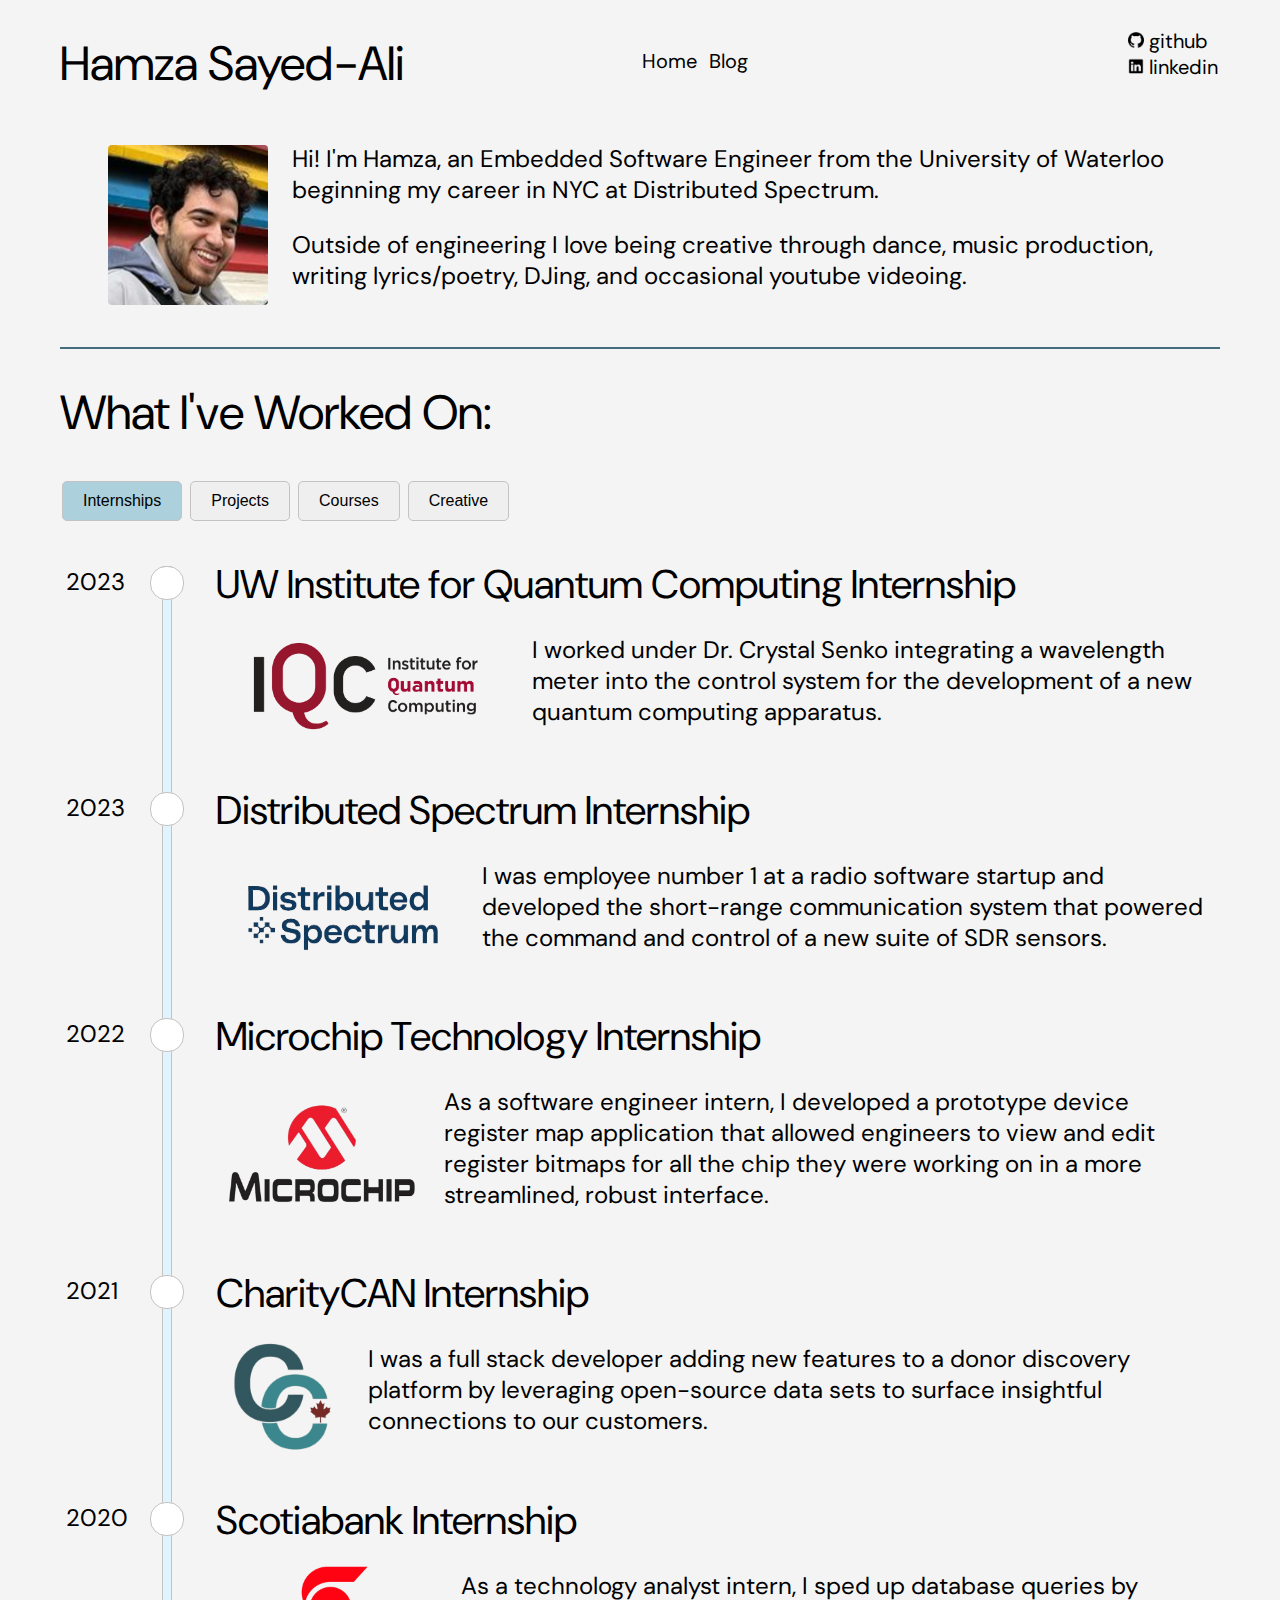
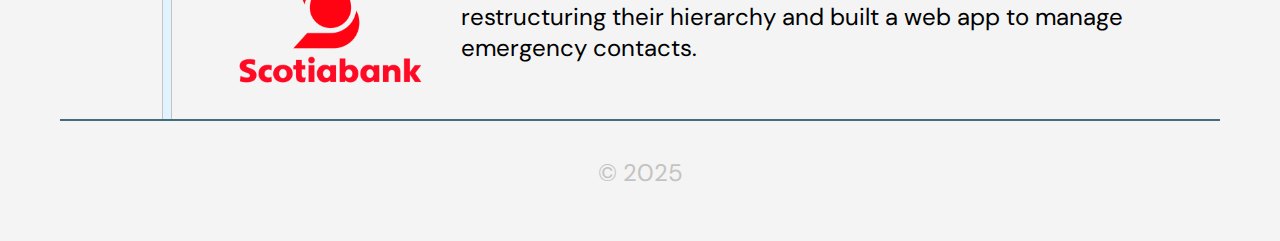
<file: index.html>
<!DOCTYPE html>
<html>
    <head>
        <meta charset="utf-8" />
        <link rel="icon" href="%PUBLIC_URL%/favicon.ico" />
        <meta name="viewport" content="width=device-width, initial-scale=1" />
        <meta name="theme-color" content="#000000" />
    <meta
      name="description"
      content="Hamza Sayed-Ali Portfolio"
    />
    
    <!--
      Notice the use of %PUBLIC_URL% in the tags above.
      It will be replaced with the URL of the `public` folder during the build.
      Only files inside the `public` folder can be referenced from the HTML.

      Unlike "/favicon.ico" or "favicon.ico", "%PUBLIC_URL%/favicon.ico" will
      work correctly both with client-side routing and a non-root public URL.
      Learn how to configure a non-root public URL by running `npm run build`.
    -->
    <link rel="stylesheet" href="index.css"/>
    <link
      href="https://fonts.googleapis.com/css2?family=DM+Sans:wght@400;700&display=swap"
      rel="stylesheet"
    />
    
    <title>Hamza Sayed-Ali</title>

    <link rel="icon" href="icon.ico" />

    
    </head>
    <body>
        <div id="root">
            <div class="App">

              <div class='header'>
                <h1><a class="title-link" href="index.html">Hamza Sayed-Ali</a></h1>
                <div class="header-subsection">
                  <div class="header-tabs-div">
                    <p><a class="social-link" href="index.html">Home</a></p>
                    <p><a class="social-link" href="blog.html">Blog</a></p>
                  </div>
                  
                  <div class='social-links'>
                    <a class='social-link' target="_blank" href="https://github.com/hamzasayedali" rel="noopener noreferrer"> <img src="github_icon.png" alt="github icon"/> github</a>
                    <a class='social-link' target="_blank" href="https://www.linkedin.com/in/hamzasayedali/" rel="noopener noreferrer"> <img src="linkedin_icon.png" alt="linkedin icon"/> linkedin</a>
                  </div>
        
                </div>
                
              </div>
                <div class='body-content'>
                  <div class='intro'>
                    <img src="profile-img.png" class='profile-img' alt="Hamza Sayed-Ali close up head shot. Smiling."/>
                    <div><p>Hi! I'm Hamza, an Embedded Software Engineer from the University of Waterloo beginning my career in NYC at Distributed Spectrum.</p>
                    <p> Outside of engineering I love being creative through dance, music production, writing lyrics/poetry, DJing, and occasional youtube videoing.</p>
                  </div>
                </div>
          
                  <div class="divider-line"></div>
                  

                  
                    
                    <h1>What I've Worked On:</h1>

                    <button class="active" id="btn1" data-target="div1">Internships</button>
                    <button id="btn2" data-target="div2">Projects</button>
                    <button id="btn3" data-target="div3">Courses</button>
                    <button id="btn4" data-target="div4">Creative</button>

                    <div id="div1" class='projects'>
                    
                      <div class="project-card">
                        <div class='dot'></div>
                        <div class='year'>2023</div>
                        <h2>UW Institute for Quantum Computing Internship</h2>
                        <div class='project-details'>
                        <img class='project-img' src="IQC.png" alt="Institue for Quantum Computing logo"/>
                        <p>I worked under Dr. Crystal Senko integrating a wavelength meter into the control system for the development of a new quantum computing apparatus.</p>
                      </div>
                      </div>
                    <div class="project-card">
                      <div class='dot'></div>
                      <div class='year'>2023</div>
                      <h2>Distributed Spectrum Internship</h2>
                      <div class='project-details'>
                      <img class='project-img' src="ds_thumbnail_transparent.png" alt="Distributed Spectrum logo"/>
                      <p>I was employee number 1 at a radio software startup and developed the short-range communication system that powered the command and control of a new suite of SDR sensors.</p>
                    </div>
                    </div>
                    <div class="project-card">
                      <div class='dot'></div>
                      <div class='year'>2022</div>
                      <h2>Microchip Technology Internship</h2>
                      <div class='project-details'>
                        <img class='project-img' src="microchip_thumbnail_transparent.png" alt="Microchip Technology logo"/>
                        <p>As a software engineer intern, I developed a prototype device register map application that allowed engineers to view and edit register bitmaps for all the chip they were working on in a more streamlined, robust interface.</p>
                        
                      </div>
                    </div>
                    <div class="project-card">
                      <div class='dot'></div>
                      <div class='year'>2021</div>
                      <h2>CharityCAN Internship</h2>
                      <div class='project-details'>
                        <img class='project-img' src="charitycan_thumbnail_transparent.png" alt="CharityCAN logo"/>
                      <p>I was a full stack developer adding new features to a donor discovery platform by leveraging open-source data sets to surface insightful connections to our customers.</p>
                    </div>
                    </div>
                    <div class="project-card">
                      <div class='dot'></div>
                      <div class='year'>2020</div>
                      <h2>Scotiabank Internship</h2>
                      <div class='project-details'>
                        <img class='project-img' src="scotiabank_thumbnail_transparent.png" alt="Scotiabank logo"/>
                      <p>As a technology analyst intern, I sped up database queries by restructuring their hierarchy and built a web app to manage emergency contacts.</p>
                      
                        
                      </div>
                    </div>
          
                    <div class='dot-last'></div>
                  </div>

                  <div id="div4" class='projects'>
                    <div class="project-card">
                      <div class='dot'></div>
                      <div class='year'>Dance</div>
                      <h2>UW Hip Hop Club</h2>
                      <div class='project-details'>
                        <img class='project-img' src="uwhh_thumbnail.png" alt="Projector with a raspberry pi taped to the top of it"/>
                        <div class="project-details-content">
                          <p>Over 2 years at the UW Hip Hop Club, I directed 3 dance teams, choreographed and taught 5 classes, perfomed on 3 teams, organized beginning and end of term events, and learned a LOT of grooves. It was one of the highlights of my Waterloo experience and I'm excited to keep dancing wherever I go.</p>
                          <p><b>Sprinter Class</b>: <a target="_blank" href="https://www.youtube.com/watch?v=ECLmCQNuDXo">link</a></p>
                          <p><b>Scatter Brain Class</b>: <a target="_blank" href="https://www.youtube.com/watch?v=ZWKPVw5i6ao">link</a></p>
                          <p><b>Less Than Zero Class</b>: <a target="_blank" href="https://www.youtube.com/watch?v=FaiGCAGzwz0&t=97s">link</a></p>
                        </div>
                        
                      </div>
                                </div>
                    
                    <div class="project-card">
                      <div class='dot'></div>
                      <div class='year'>Music</div>
                      <h2>Writing, Recording, and Production</h2>
                      <div class='project-details'>
                        <img class='project-img' src="music_thumbnail.png" alt="Spotify page screenshot of artist Hamza Sayed-Ali"/>
                        <div class="project-details-content">
                        <p>Thats right. THREE monthly listeners! In all seriousness, I've loved writing songs, producing beats, recording, and performing since early high school. I've published a couple songs to Spotify so far but I want to complete more of the many in my backlog.</p>
                        <p><b>Zipper</b>: <a target="_blank" href="https://open.spotify.com/track/6BL3qOe4K2b1QrAFAT01Xm?si=a08d78371d614d93">link</a></p>
                        <p><b>Ball All Summer (Demo)</b>: <a target="_blank" href="https://open.spotify.com/track/2xcEWmSHDqGt6aC92eFWh7?si=e0235abeb85547cc">link</a></p>
                      </div>
                      </div>
                    </div>
                    <div class='dot-last'></div>
                    
                    
                  </div>
                  <div id="div2" class='projects'>
                    <div class="project-card">
                      <div class='dot'></div>
                      <div class='year'>2023<br/>-2024</div>
                      <h2>Polaris Projector System</h2>
                      <div class='project-details'>
                        <img class='project-img' src="fydp_thumbnail.png" alt="Projector with a raspberry pi taped to the top of it"/>
                        <div class="project-details-content">
                        <p>Projector that automatically resizes, rotates, and deskews images based on a suite of sensors and computer vision running on a RasberryPi. This is my Engineering Capstone project.</p>
                        <p><b>Code:</b> <a target="_blank" href="https://github.com/FYDP2024/WallBoundProjector">Github Link</a></p>
                      </div>
                      </div>
                                </div>
                    
                    <div class="project-card">
                      <div class='dot'></div>
                      <div class='year'>2024</div>
                      <h2>Pygame 3D Rendering Engine</h2>
                      <div class='project-details'>
                        <img class='project-img' src="pygame_thumbnail.png" alt="Projector with a raspberry pi taped to the top of it"/>
                        <div class="project-details-content">
                          <p>As an excercise to learn the math behind computer graphics, I made a 3D rendering engine only using the Pygame library. Basic geometry, lighting, model rendering, and some additional features included.</p>
                        <p><b>Code:</b> <a target="_blank" href="https://github.com/hamzasayedali/python-renderer">Github Link</a></p>
                        </div>
                      </div>
                    </div>
                    <div class='dot-last'></div>
                    
                    
                  </div>
                  <div id="div3" class="projects">
                    <div class="project-card">
                      <div class='dot'></div>
                      <div class='year'>2024</div>
                      <h2>ECE 4B</h2>
                      <div class='project-details'>
                        <div>
                          <h3>ECE 459 - Programming for Performance</h3>
                        <h3>ECE 406 - Algorithm Design and Analysis</h3>
                        <h3>SYDE 552 - Computational Neuroscience</h3>
                        </div>
                      </div>
                    </div>
                    <div class="project-card">
                      <div class='dot'></div>
                      <div class='year'>2023</div>
                      <h2>ECE 4A</h2>
                      <div class='project-details'>
                        <div>
                          <h3>ECE 457A - Coorperative and Adaptive Algorithms</h3>
                        <h3>ECE 481 - Digital Control Systems</h3>
                        <h3>ECE 486 - Robot Dynamics and Controls</h3>
                        </div>
                      </div>
                    </div>
                    <div class="project-card">
                      <div class='dot'></div>
                      <div class='year'>2022</div>
                      <h2>ECE 3B</h2>
                      <div class='project-details'>
                        <div>
                          <h3>ECE 307 - Probability and Statistics 2</h3>
                          <h3>ECE 351 - Compilers</h3>
                        <h3>ECE 358 - Computer Networks</h3>
                        <h3>ECE 320 - Computer Architecture</h3>
                        <h3>ENGL 335 - Creative Writing</h3>

                        </div>
                      </div>
                    </div>
                    <div class="project-card">
                      <div class='dot'></div>
                      <div class='year'>2022</div>
                      <h2>ECE 3A</h2>
                      <div class='project-details'>
                        <div>
                          <h3>ECE 318 - Communication Systems 1</h3>
                          <h3>ECE 327 - Digital Hardware Systems</h3>
                        <h3>ECE 350 - Real-Time Operating Systems</h3>
                        <h3>ECE 380 - Analog Control Systems</h3>
                        <h3>ENVS 200 - Field Ecology</h3>

                        </div>
                      </div>
                    </div>
                    <div class="project-card">
                      <div class='dot'></div>
                      <div class='year'>2021</div>
                      <h2>ECE 2B</h2>
                      <div class='project-details'>
                        <div>
                        <h3>ECE 203 - Probability and Statistics 1</h3>
                        <h3>ECE 207 - Signals and Systems</h3>
                        <h3>ECE 208 - Discrete Mathematics and Logic 2</h3>
                        <h3>ECE 224 - Embedded Microprocessor Systems</h3>
                        <h3>ECE 252 - Systems Programming and Concurrency</h3>
                        <h3>ECE 298 - Instrumentation and Prototyping Lab</h3>
                        

                        </div>
                      </div>
                    </div>
                    <div class="project-card">
                      <div class='dot'></div>
                      <div class='year'>2021</div>
                      <h2>ECE 2A</h2>
                      <div class='project-details'>
                        <div>
                        <h3>ECE 106 - Materials Chemistry for Engineers</h3>
                        <h3>ECE 204 - Numerical Methods</h3>
                        <h3>ECE 205 - Advanced Calculus 1</h3>
                        <h3>ECE 222 - Digital Computers</h3>
                        <h3>ECE 240 - Electronic Circuits 1</h3>
                        <h3>ECE 250 - Algorithms and Data Structures</h3>
                        

                        </div>
                      </div>
                    </div>
                    <div class="project-card">
                      <div class='dot'></div>
                      <div class='year'>2020</div>
                      <h2>In between times</h2>
                      <div class='project-details'>
                        <div>
                        <h3>EARTH 123 - Introductory Hydrology</h3>
                        <h3>GEOG 207 - Climate Change Fundamentals</h3>
                        </div>
                      </div>
                    </div>
                    <div class="project-card">
                      <div class='dot'></div>
                      <div class='year'>2020</div>
                      <h2>ECE 1B</h2>
                      <div class='project-details'>
                        <div>
                        <h3>ECE 106 - Electricity and Magnetism</h3>
                        <h3>ECE 108 - Discrete Mathematics and Logic 1</h3>
                        <h3>ECE 124 - Digital Circuits and Systems</h3>
                        <h3>ECE 140 - Linear Circuits</h3>
                        <h3>ECE 192 - Engineering Economics</h3>
                        <h3>MATH 119 - Calculus 2</h3>

                        </div>
                      </div>
                    </div>
                    <div class="project-card">
                      <div class='dot'></div>
                      <div class='year'>2019</div>
                      <h2>ECE 1A</h2>
                      <div class='project-details'>
                        <div>
                        <h3>ECE 105 - Classical Mechanics</h3>
                        <h3>MATH 115 - Linear Algebra</h3>
                        <h3>MATH 117 - Calculus 1</h3>
                        <h3>ECE 150 - Fundamentals of Programming</h3>
                        <h3>ECE 190 - Engineering Profession and Practice</h3>
                        <h3>SPCOM 192 - Communication in Engineering</h3>

                        </div>
                      </div>
                    </div>
                    <div class='dot-last'></div>
                  </div>
                </div>
                <div class="divider-line"></div>
          
                <div class="footer">
                  <p>© 2025</p>
                </div>
              </div>
        </div>
        <script src="script.js"></script>

    </body>
</html>
</file>
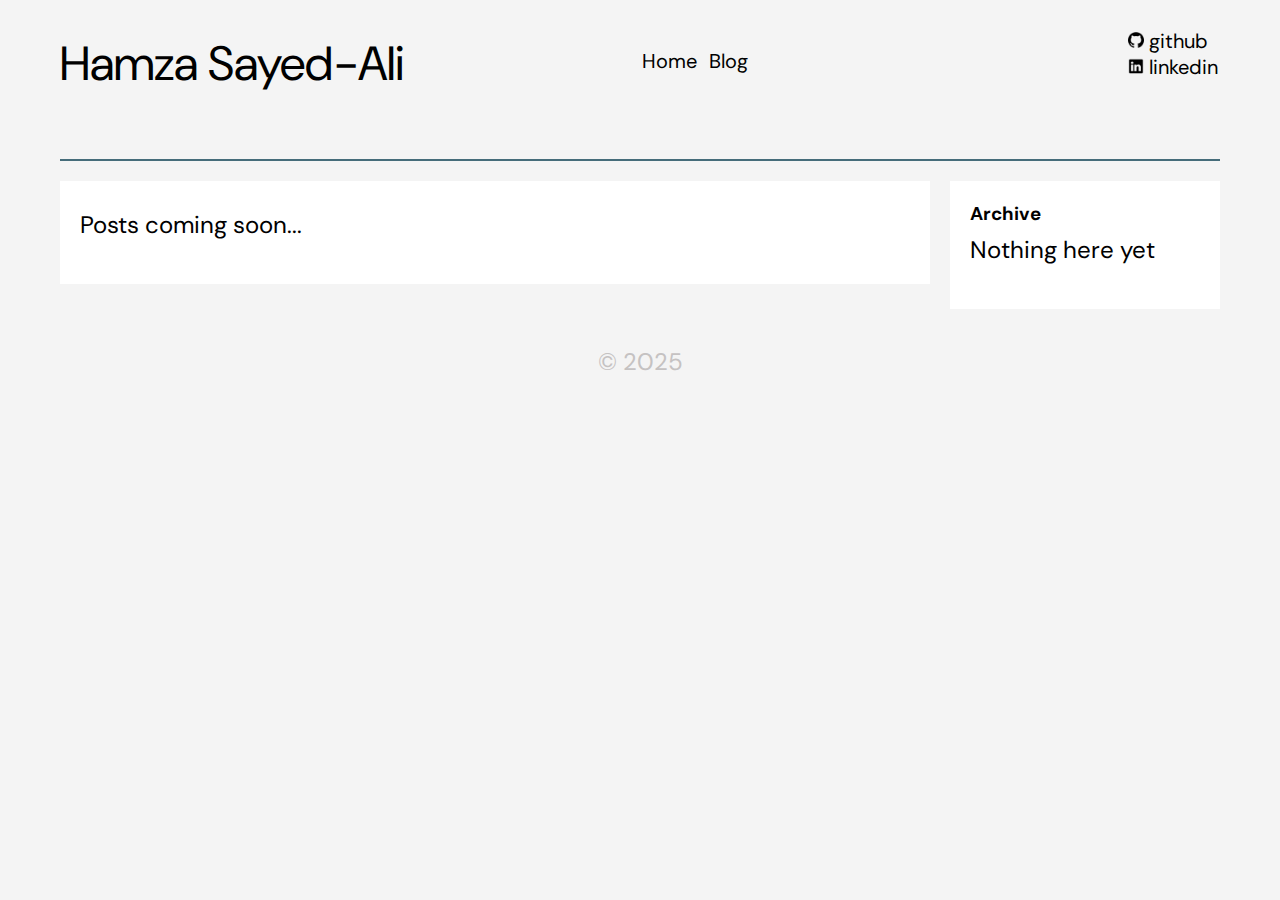
<file: blog.html>
<!DOCTYPE html>
<html>
    <head>
        <meta charset="utf-8" />
        <link rel="icon" href="%PUBLIC_URL%/favicon.ico" />
        <meta name="viewport" content="width=device-width, initial-scale=1" />
        <meta name="theme-color" content="#000000" />
    <meta
      name="description"
      content="Hamza Sayed-Ali Portfolio"
    />
    
    <!--
      Notice the use of %PUBLIC_URL% in the tags above.
      It will be replaced with the URL of the `public` folder during the build.
      Only files inside the `public` folder can be referenced from the HTML.

      Unlike "/favicon.ico" or "favicon.ico", "%PUBLIC_URL%/favicon.ico" will
      work correctly both with client-side routing and a non-root public URL.
      Learn how to configure a non-root public URL by running `npm run build`.
    -->
    <link rel="stylesheet" href="index.css"/>
    <link rel="stylesheet" href="blog.css"/>
    <link
      href="https://fonts.googleapis.com/css2?family=DM+Sans:wght@400;700&display=swap"
      rel="stylesheet"
    />
    
    <title>Hamza Sayed-Ali</title>

    <link rel="icon" href="icon.ico" />

    
    </head>
    <body>
      <div class="App">
      <div class='header'>
        <h1><a class="title-link" href="index.html">Hamza Sayed-Ali</a></h1>
        <div class="header-subsection">
          <div class="header-tabs-div">
            <p><a class="social-link" href="index.html">Home</a></p>
            <p><a class="social-link" href="blog.html">Blog</a></p>
          </div>
          
          <div class='social-links'>
            <a class='social-link' target="_blank" href="https://github.com/hamzasayedali" rel="noopener noreferrer"> <img src="github_icon.png" alt="github icon"/> github</a>
            <a class='social-link' target="_blank" href="https://www.linkedin.com/in/hamzasayedali/" rel="noopener noreferrer"> <img src="linkedin_icon.png" alt="linkedin icon"/> linkedin</a>
          </div>

        </div>
        
      </div>
      
      <div class="row">
        <div class="divider-line"></div>
        <div class="leftcolumn">
          <!-- <div class="card">
            <h2>Pygame 3D Rendering Engine</h2>
            <h5>How I learned 3D graphics using the Pygame library, Aug 28, 2024</h5>
            <div class="blogimg-center"><img class="blogimg" src="pygame_thumbnail.png"/>
            </div><p>Some text..</p>
          </div>
          <div class="card">
            <h2>Polaris Projector System</h2>
            <h5>The process of designing and building my engineering capstone project, Aug 28, 2024</h5>
            <div class="blogimg-center"><img class="blogimg" src="fydp_thumbnail.png"/>
            </div><p>Some text..</p>
          </div>
        </div> -->
        <div class="card">
          <p>Posts coming soon...</p>
        </div>
      </div> 
        
        <div class="rightcolumn">
          
          <div class="card">
            <h3>Archive</h3>
            <!-- <h4>Pygame 3D Rendering Engine</h4>
            <h4>Polaris Projector</h4> -->
            <p>Nothing here yet</p>
            
          </div>
          
        </div>
      </div>
      
      <div class="footer">
        <p>© 2025</p>
      </div>
    </div>
    </body>
</html>
</file>
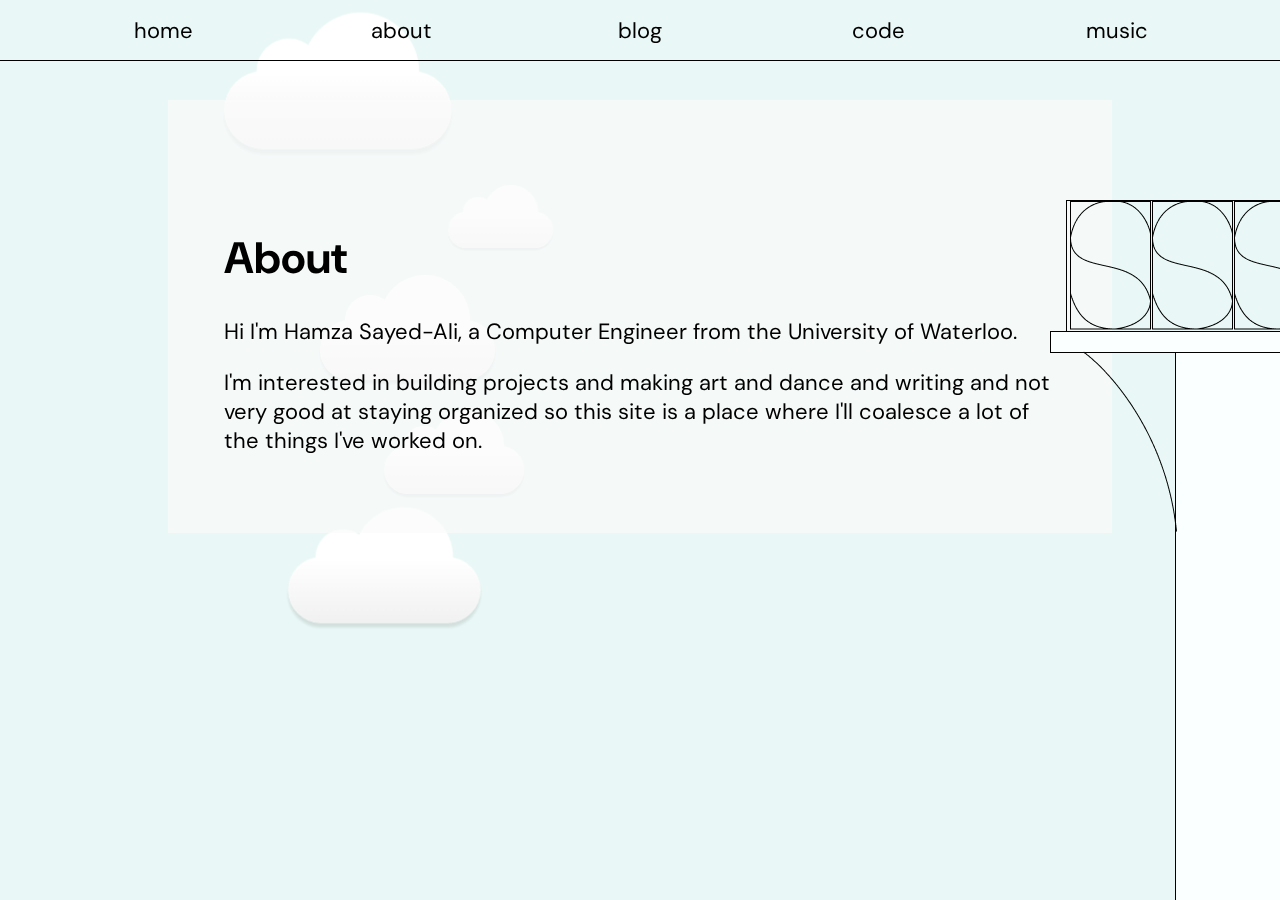
<file: src2/about.html>
<!DOCTYPE html>
<html>
<head>
    <title>About</title>
    <link rel="stylesheet" href="style.css">
    <link href='https://fonts.googleapis.com/css?family=Maven Pro' rel='stylesheet'>
    <link
      href="https://fonts.googleapis.com/css2?family=DM+Sans:wght@400;700&display=swap"
      rel="stylesheet"
    />
	
</head>
<body>
<div class="nav">
<div class="nav-link"><a href="index.html">home</a></div>
<div class="nav-link"><a href="about.html">about</a></div>
<div class="nav-link"><a href="blog.html">blog</a></div>
<div class="nav-link"><a href="code.html">code</a></div>
<div class="nav-link"><a href="music.html">music</a></div>
</div>



<img class="right-side" src="rightside2.png"/>

<div class="body-content">
    <h1>About</h1>
    <p>Hi I'm Hamza Sayed-Ali, a Computer Engineer from the University of Waterloo.</p>
    <p>I'm interested in building projects and making art and dance and writing and not very good at staying organized so this site 
        is a place where I'll coalesce a lot of the things I've worked on.
    </p>
</div>

<div id="background-wrap">
    <div class="x1">
        <div class="cloud"></div>
    </div>

    <div class="x2">
        <div class="cloud"></div>
    </div>

    <div class="x3">
        <div class="cloud"></div>
    </div>

    <div class="x4">
        <div class="cloud"></div>
    </div>

    <div class="x5">
        <div class="cloud"></div>
    </div>
</div>


</body>
</file>
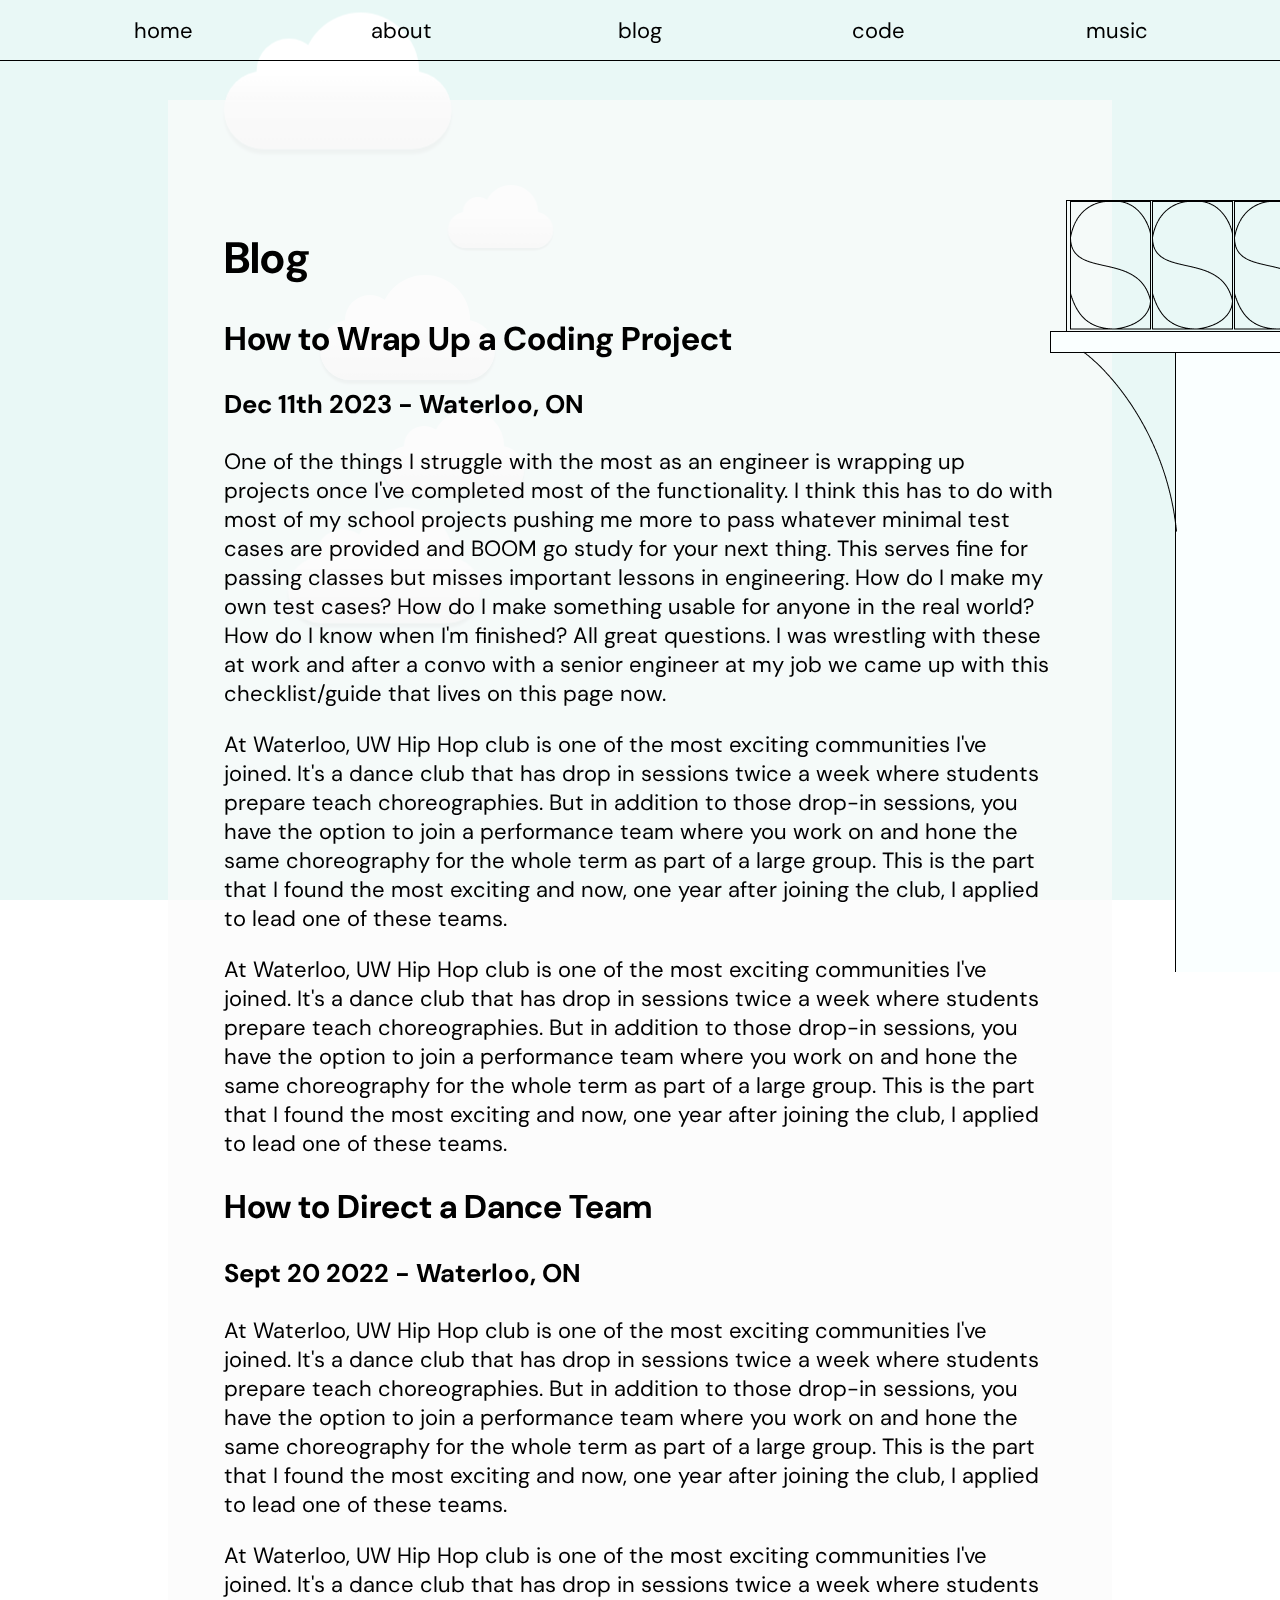
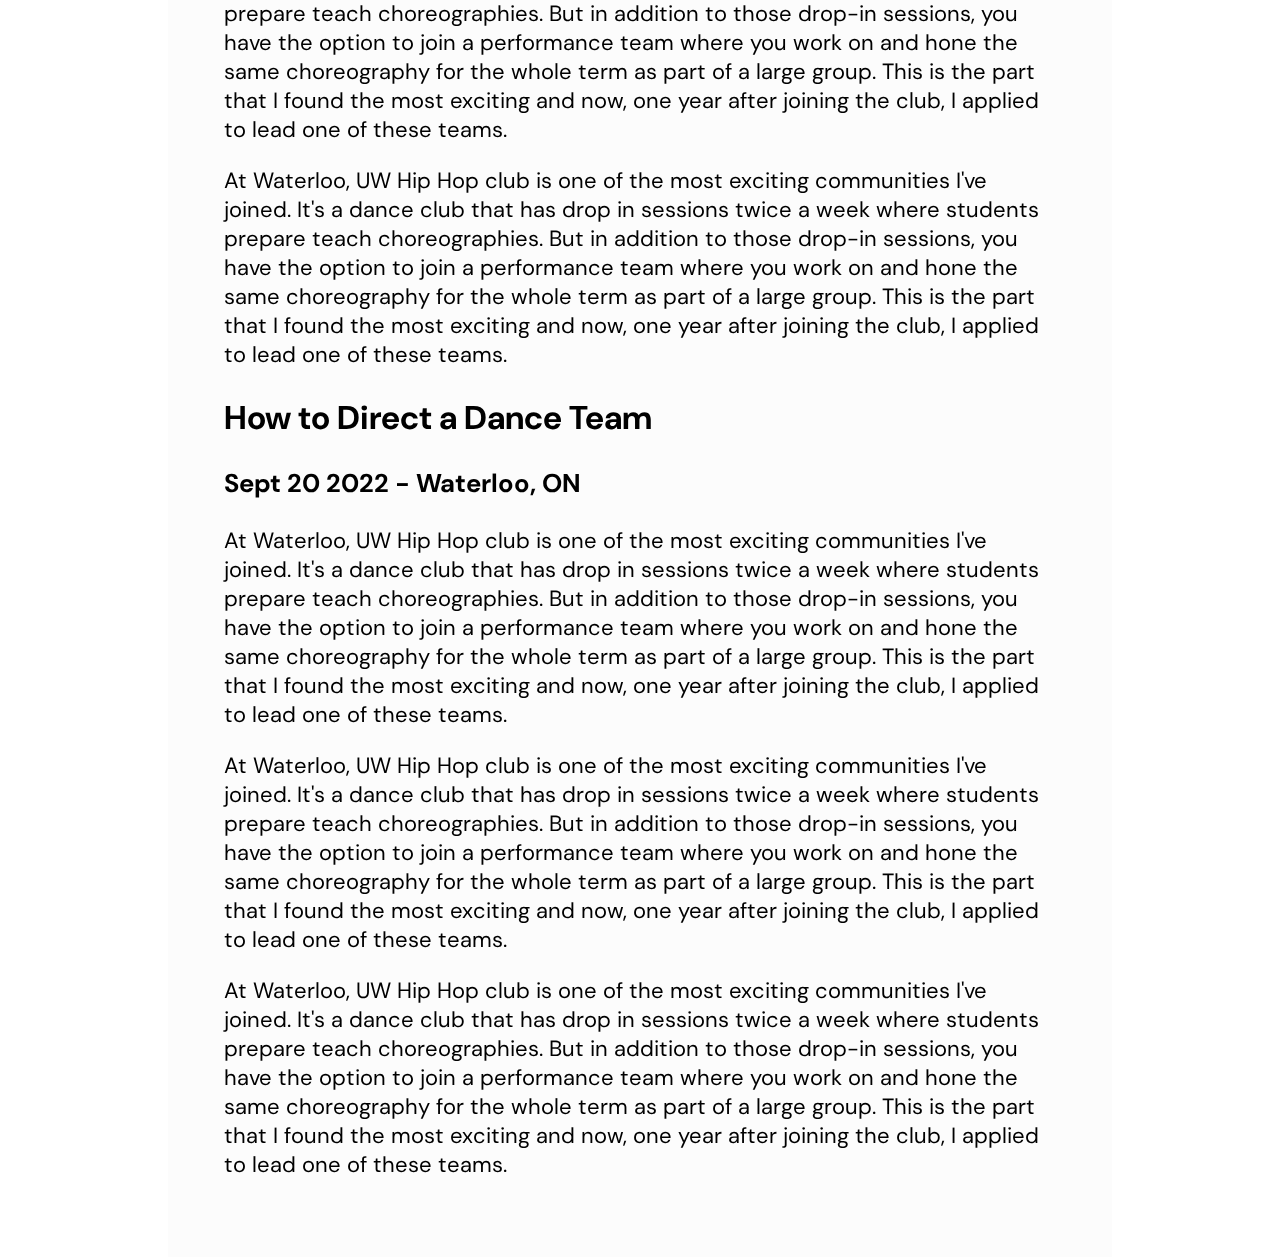
<file: src2/blog.html>
<!DOCTYPE html>
<html>
<head>
    <title>Blog</title>
    <link rel="stylesheet" href="style.css">
    <link href='https://fonts.googleapis.com/css?family=Maven Pro' rel='stylesheet'>
    <link
      href="https://fonts.googleapis.com/css2?family=DM+Sans:wght@400;700&display=swap"
      rel="stylesheet"
    />
	
</head>
<body>
<div class="nav">
<div class="nav-link"><a href="index.html">home</a></div>
<div class="nav-link"><a href="about.html">about</a></div>
<div class="nav-link"><a href="blog.html">blog</a></div>
<div class="nav-link"><a href="code.html">code</a></div>
<div class="nav-link"><a href="music.html">music</a></div>
</div>



<img class="right-side" src="rightside2.png"/>

<div class="body-content">
    <h1>Blog</h1>
    <h2>How to Wrap Up a Coding Project</h2>
    <h3>Dec 11th 2023 - Waterloo, ON</h3>
    <p>One of the things I struggle with the most as an engineer is wrapping up projects once I've completed most of the functionality.
        I think this has to do with most of my school projects pushing me more to pass whatever minimal test cases are provided and BOOM go
        study for your next thing. This serves fine for passing classes but misses important lessons in engineering. How do I make
        my own test cases? How do I make something usable for anyone in the real world? How do I know when I'm finished? All great questions.
        I was wrestling with these at work and after a convo with a senior engineer at my job we came up with this checklist/guide that lives on this page now.
    </p>
    <p>At Waterloo, UW Hip Hop club is one of the most exciting communities I've joined. It's a dance club
        that has drop in sessions twice a week where students prepare teach choreographies. But in addition to those
        drop-in sessions, you have the option to join a performance team where you work on and hone the same 
        choreography for the whole term as part of a large group. This is the part that I found the most exciting and now,
        one year after joining the club, I applied to lead one of these teams.
    </p>
    <p>At Waterloo, UW Hip Hop club is one of the most exciting communities I've joined. It's a dance club
        that has drop in sessions twice a week where students prepare teach choreographies. But in addition to those
        drop-in sessions, you have the option to join a performance team where you work on and hone the same 
        choreography for the whole term as part of a large group. This is the part that I found the most exciting and now,
        one year after joining the club, I applied to lead one of these teams.
    </p>
    <h2>How to Direct a Dance Team</h2>
    <h3>Sept 20 2022 - Waterloo, ON</h3>
    <p>At Waterloo, UW Hip Hop club is one of the most exciting communities I've joined. It's a dance club
        that has drop in sessions twice a week where students prepare teach choreographies. But in addition to those
        drop-in sessions, you have the option to join a performance team where you work on and hone the same 
        choreography for the whole term as part of a large group. This is the part that I found the most exciting and now,
        one year after joining the club, I applied to lead one of these teams.
    </p>
    <p>At Waterloo, UW Hip Hop club is one of the most exciting communities I've joined. It's a dance club
        that has drop in sessions twice a week where students prepare teach choreographies. But in addition to those
        drop-in sessions, you have the option to join a performance team where you work on and hone the same 
        choreography for the whole term as part of a large group. This is the part that I found the most exciting and now,
        one year after joining the club, I applied to lead one of these teams.
    </p>
    <p>At Waterloo, UW Hip Hop club is one of the most exciting communities I've joined. It's a dance club
        that has drop in sessions twice a week where students prepare teach choreographies. But in addition to those
        drop-in sessions, you have the option to join a performance team where you work on and hone the same 
        choreography for the whole term as part of a large group. This is the part that I found the most exciting and now,
        one year after joining the club, I applied to lead one of these teams.
    </p>
    <h2>How to Direct a Dance Team</h2>
    <h3>Sept 20 2022 - Waterloo, ON</h3>
    <p>At Waterloo, UW Hip Hop club is one of the most exciting communities I've joined. It's a dance club
        that has drop in sessions twice a week where students prepare teach choreographies. But in addition to those
        drop-in sessions, you have the option to join a performance team where you work on and hone the same 
        choreography for the whole term as part of a large group. This is the part that I found the most exciting and now,
        one year after joining the club, I applied to lead one of these teams.
    </p>
    <p>At Waterloo, UW Hip Hop club is one of the most exciting communities I've joined. It's a dance club
        that has drop in sessions twice a week where students prepare teach choreographies. But in addition to those
        drop-in sessions, you have the option to join a performance team where you work on and hone the same 
        choreography for the whole term as part of a large group. This is the part that I found the most exciting and now,
        one year after joining the club, I applied to lead one of these teams.
    </p>
    <p>At Waterloo, UW Hip Hop club is one of the most exciting communities I've joined. It's a dance club
        that has drop in sessions twice a week where students prepare teach choreographies. But in addition to those
        drop-in sessions, you have the option to join a performance team where you work on and hone the same 
        choreography for the whole term as part of a large group. This is the part that I found the most exciting and now,
        one year after joining the club, I applied to lead one of these teams.
    </p>
</div>

<div id="background-wrap">
    <div class="x1">
        <div class="cloud"></div>
    </div>

    <div class="x2">
        <div class="cloud"></div>
    </div>

    <div class="x3">
        <div class="cloud"></div>
    </div>

    <div class="x4">
        <div class="cloud"></div>
    </div>

    <div class="x5">
        <div class="cloud"></div>
    </div>
</div>


</body>
</file>
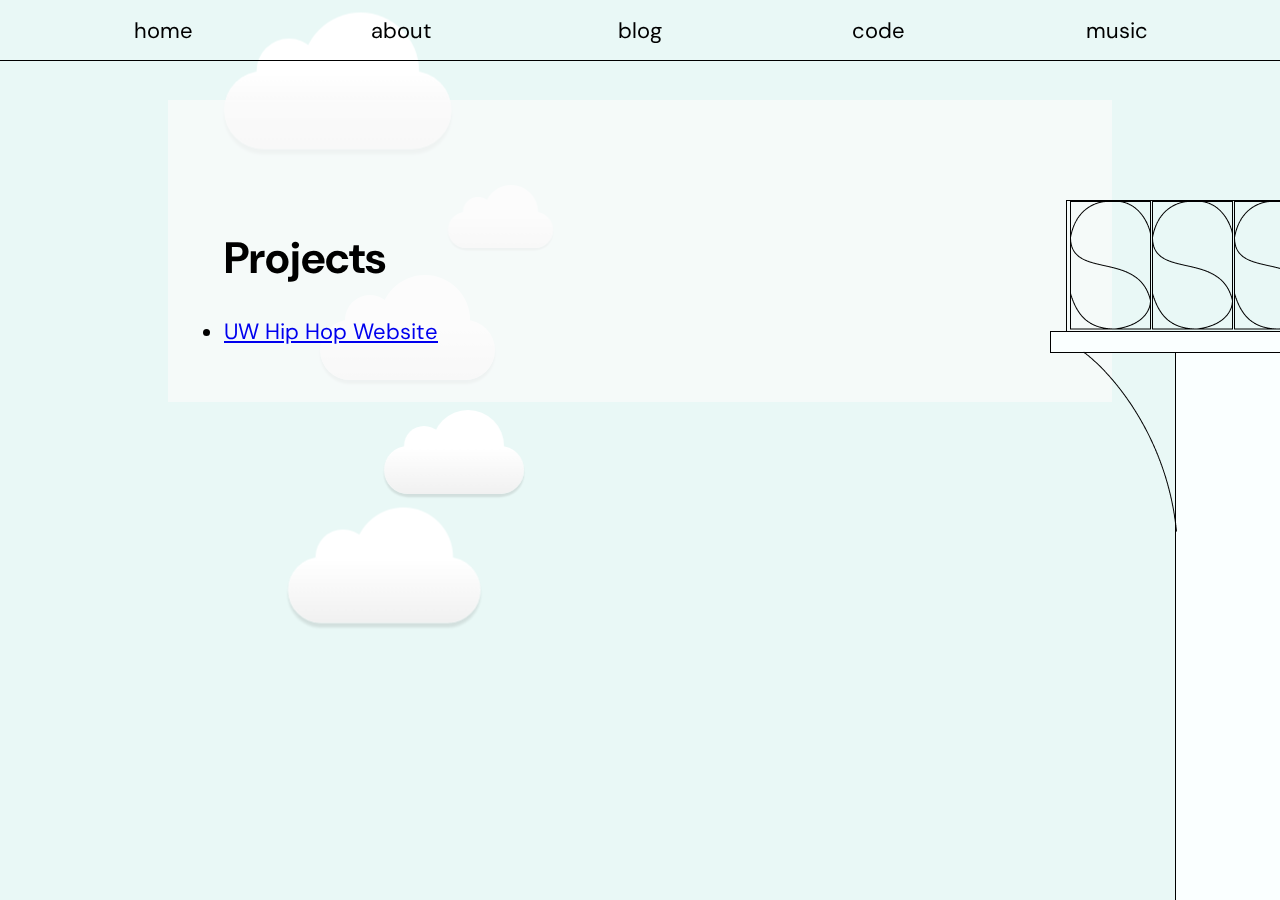
<file: src2/code.html>
<!DOCTYPE html>
<html>
<head>
    <title>Code</title>
    <link rel="stylesheet" href="style.css">
    <link
      href="https://fonts.googleapis.com/css2?family=DM+Sans:wght@400;700&display=swap"
      rel="stylesheet"
    />

	
</head>
<body>
<div class="nav">
<div class="nav-link"><a href="index.html">home</a></div>
<div class="nav-link"><a href="about.html">about</a></div>
<div class="nav-link"><a href="blog.html">blog</a></div>
<div class="nav-link"><a href="code.html">code</a></div>
<div class="nav-link"><a href="music.html">music</a></div>
</div>



<img class="right-side" src="rightside2.png"/>

<div class="body-content">
    <h1>Projects</h1>
    <li><a href="code_pages/uwhhsite.html">UW Hip Hop Website</a></li>
</div>
<div id="background-wrap">
    <div class="x1">
        <div class="cloud"></div>
    </div>

    <div class="x2">
        <div class="cloud"></div>
    </div>

    <div class="x3">
        <div class="cloud"></div>
    </div>

    <div class="x4">
        <div class="cloud"></div>
    </div>

    <div class="x5">
        <div class="cloud"></div>
    </div>
</div>

</body>
</file>
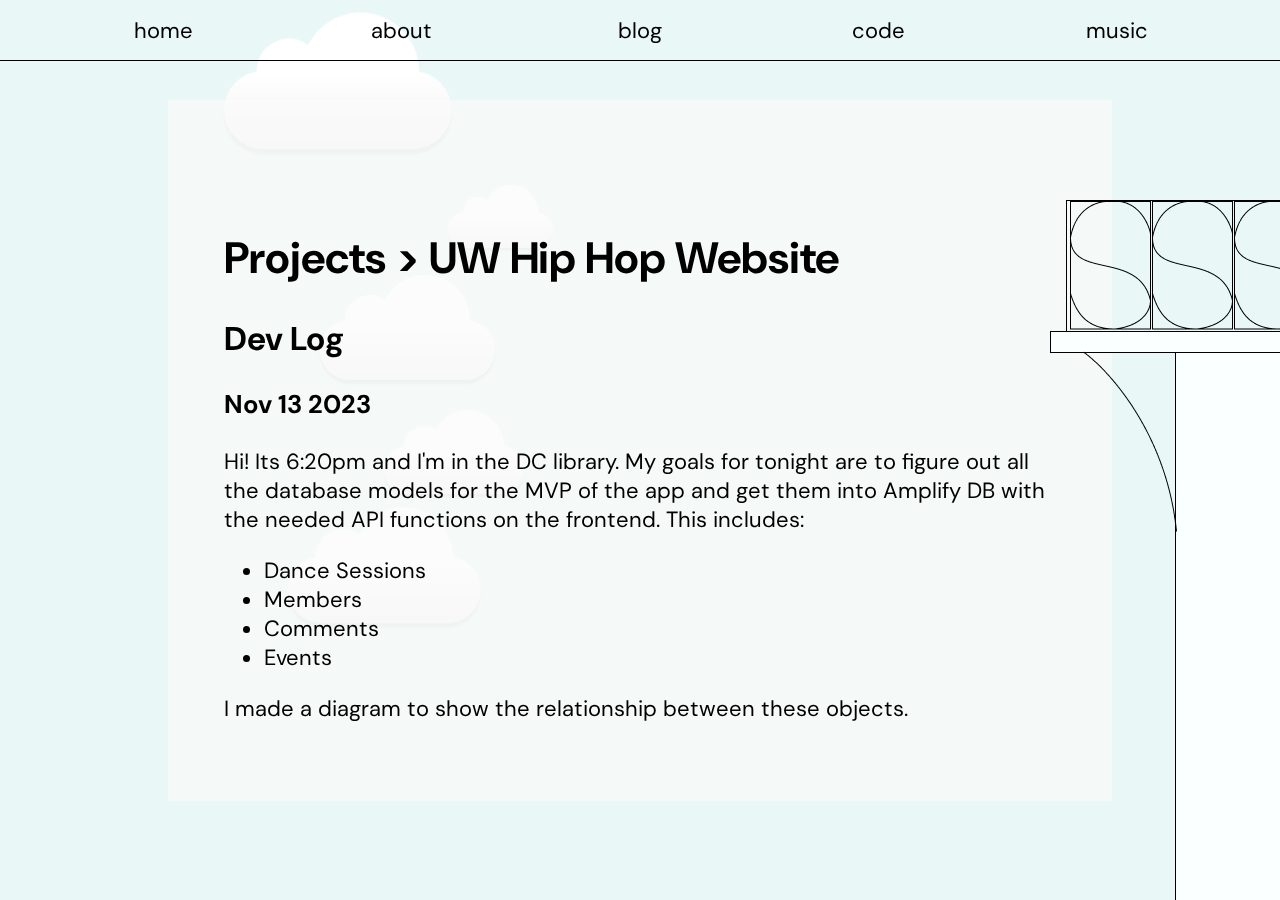
<file: src2/code_pages/uwhhsite.html>
<!DOCTYPE html>
<html>
<head>
    <title>Projects > UW Hip Hop Website</title>
    <link rel="stylesheet" href="../style.css">
    <link
      href="https://fonts.googleapis.com/css2?family=DM+Sans:wght@400;700&display=swap"
      rel="stylesheet"
    />
	
</head>
<body>
<div class="nav">
<div class="nav-link"><a href="../index.html">home</a></div>
<div class="nav-link"><a href="../about.html">about</a></div>
<div class="nav-link"><a href="../blog.html">blog</a></div>
<div class="nav-link"><a href="../code.html">code</a></div>
<div class="nav-link"><a href="../music.html">music</a></div>
</div>

<img class="right-side" src="../rightside2.png"/>

<div class="body-content">
    <h1>Projects > UW Hip Hop Website</h1>
    <h2>Dev Log</h2>
    <h3>Nov 13 2023</h3>
    <p>Hi! Its 6:20pm and I'm in the DC library. My goals for tonight are to figure out all the database models for the MVP of the app and get them into Amplify DB with the needed API functions on the frontend. This includes:</p>
    <ul>
        <li>Dance Sessions</li>
        <li>Members</li>
        <li>Comments</li>
        <li>Events</li>
    </ul>
    
    <p>I made a diagram to show the relationship between these objects.</p>
</div>
<div id="background-wrap">
    <div class="x1">
        <div class="cloud"></div>
    </div>

    <div class="x2">
        <div class="cloud"></div>
    </div>

    <div class="x3">
        <div class="cloud"></div>
    </div>

    <div class="x4">
        <div class="cloud"></div>
    </div>

    <div class="x5">
        <div class="cloud"></div>
    </div>
</div>

</body>
</file>
<file: index.css>
body {
  background-color: #f4f4f4;

  margin: 0;
  font-family: -apple-system, "DM Sans", BlinkMacSystemFont, "Segoe UI",
    "Roboto", "Oxygen", "Ubuntu", "Cantarell", "Fira Sans", "Droid Sans",
    "Helvetica Neue", sans-serif;
  -webkit-font-smoothing: antialiased;
  -moz-osx-font-smoothing: grayscale;
}
.App {
  padding-left: 60px;
  padding-right: 60px;
}
.header {
  display: flex;
  flex-direction: row;
  align-items: center;
  justify-content: space-between;
  margin-bottom: 8px;
}
.footer {
  width: 100%;
  background-color: #f4f4f4;
  height: 120px;
  display: flex;
  flex-direction: row;
  align-items: center;
  justify-content: space-around;
  color: #c5c2c2;
}

.social-links {
  display: flex;
  flex-direction: column;
}

.social-link {
  margin-left: 2px;
  margin-right: 2px;
  font-size: 20px;
  text-decoration: none;
  color: black;
}

.social-link img {
  height: 16px;
}

.social-link a {
}

p {
  font-size: 24px;
  margin-top: 8px;
}
h1,
h2 {
  font-weight: 400;
}

h2 {
  font-size: 40px;
  margin-bottom: 16px;
}
h1 {
  font-size: 48px;
}

h3 {
  margin-top: 0px;
  margin-bottom:4px;
}

.header-subsection{
  margin-left: 24px;
  display: flex;
  flex-direction: row;
  justify-content: space-between;
  width: 50%;
}
.header-tabs-div{
  display: flex;
  flex-direction: row;
  font-size: medium;
  align-items: left;
}
.header-tabs-div p{
  margin-right: 8px;
  margin-top: 16px;
}

.intro {
  display: flex;
  flex-direction: row;
  margin-left: 48px;
  max-width: 1200px;
  align-items: center;
}

.profile-img {
  height: 160px;
  width: 160px;
  border-radius: 4px;
  margin-right: 24px;
}

.projects {
  max-width: 1200px;
  position: relative;
}

.project-details {
  display: flex;
  flex-direction: row;
  align-items: center;
}

.project-details p {
  margin-right: 8px;
  margin-left: 8px;
}

.project-img {
  height: 120px;
  margin-right: 16px;
  margin-left: 8px;
  border-radius: 4px;
}

#div2,
#div3,
#div4 {
  display: none;
}

/* Styling for the buttons */
button {
  color: black; /* White text */
  border: solid 1px #c5c2c2; /* No border */
  padding: 10px 20px; /* Padding for size */
  text-align: center; /* Centered text */
  text-decoration: none; /* No underline */
  display: inline-block; /* Inline display */
  font-size: 16px; /* Font size */
  margin: 4px 2px; /* Margin around the buttons */
  transition-duration: 0.4s; /* Smooth transition for hover effect */
  cursor: pointer; /* Pointer cursor on hover */
  border-radius: 5px; /* Rounded corners */
}

/* Hover effect for buttons */
button:hover {
  background-color: #acd1dd; /* Darker blue on hover */
  color: black;
}

button.active {
  background-color: #acd1dd; /* Different color for the active button */
  color: black;
}

.dot {
  position: absolute;
  width: 32px;
  height: 32px;
  left: -66px;
  top: 8px;
  background-color: #ffffff;
  border-radius: 16px;
  border-color: #c5c2c2;
  border-style: solid;
  border-width: 1px;
}
.year {
  position: absolute;

  left: -150px;
  top: 8px;

  font-size: 24px;
  font-weight: 400;
}

.dot-last {
  position: absolute;
  background-color: #e0f3fe;
  border: solid #c5c2c2 1px;
  height: 105%;
  width: 8px;
  top: 8px;
  left: 102px;
  z-index: -1;
}

.project-card {
  position: relative;
  margin-left: 156px;
}

.divider-line {
  width: 100%;
  height: 2px;
  background-color: #456c7a;
  margin-top: 32px;
}

.course-table th {
  border: 1px, solid;
}

.project-details-content p{
  margin: 2px;
}

.title-link{ 
  color: black;
  text-decoration: none;
}

@media only screen and (max-width: 640px) {
  .header {
    flex-direction: column;
  }
  .header h1{
    margin-top: 8px;
    margin-bottom: 8px;
  }
  .header p{
    margin-top: 0px;
    margin-left: 0px;
    padding: 0;
    margin-block-end: 8px;
  }
  .header-subsection{
    flex-direction: column;
    margin: 0;
  }
  .header-tabs-div{
    justify-content: space-around;
  }
  .intro {
    flex-direction: column;
    margin-left: 0;
  }
  .social-links {
    flex-direction: row;
    justify-content: space-around;
  }
  .profile-img {
    margin-right: 0px;
  }
  .App {
    padding-left: 30px;
    padding-right: 30px;
  }
  .project-details {
    flex-direction: column;
  }
}
@media only screen and (max-width: 430px) {
  body p {
    font-size: 16px;
  }

  h1 {
    font-size: 24px;
  }
  h2 {
    font-size: 20px;
  }
  .intro {
    flex-direction: column;
    margin-left: 0;
    max-width: 100%;
  }
  .App {
    padding-left: 8px;
    padding-right: 8px;
  }
  .project-details {
    flex-direction: column;
  }

  .project-card {
    margin-left: 4px;
  }

  .dot-last {
    display: none;
  }
}
</file>
<file: blog.css>
* {
    box-sizing: border-box;
  }
  
  
  
  /* Header/Blog Title */
  
  
  /* Create two unequal columns that floats next to each other */
  /* Left column */
  .leftcolumn {
    float: left;
    width: 75%;
  }
  
  /* Right column */
  .rightcolumn {
    float: left;
    width: 25%;
    padding-left: 20px;
  }
  
  /* Fake image */
  .fakeimg {
    background-color: #aaa;
    width: 100%;
    padding: 20px;
  }

  .blogimg-center{
    width: 100%;
    display: flex;
    flex-direction: row;
    justify-content: space-around;
  }
  .blogimg {
    width: 100%;
    max-width: 600px;
    margin: auto;
    
  }
  
  /* Add a card effect for articles */
  .card {
    background-color: white;
    padding: 20px;
    margin-top: 20px;
  }
  
  /* Clear floats after the columns */
  .row:after {
    content: "";
    display: table;
    clear: both;
  }
  
  
  
  /* Responsive layout - when the screen is less than 800px wide, make the two columns stack on top of each other instead of next to each other */
  @media screen and (max-width: 800px) {
    .leftcolumn, .rightcolumn {
      width: 100%;
      padding: 0;
    }
  }
</file>
<file: src2/style.css>
.nav{
    position:absolute;
    top: 0;
    left: 0;
    width: 100%;
    height: 60px;
    border-bottom: black solid 1px;
    flex-direction: row;
    flex-wrap: wrap;
    display: flex;
    justify-content: space-evenly;
    align-items: center;
}

.nav-link{
    width:150px;
    text-align: center;
}

.nav-link a{
    text-decoration: none;
    color: black;
}
.nav-link a:hover{
    color: black;
}

.body-content{
    width: 65%;
    margin: auto;
    margin-top: 100px;
    
    padding: 56px;
    padding-top: 100px;
    background-color: #fafafab2;
}

body {
    font-family: 'DM Sans';font-size: 22px;
    margin: 0;
}

.right-side{
    position:fixed;
    top: 200px;
    left: 82%;
}

.left-side{
    position:fixed;
    top: 40px;
    left: 0;

}

.name-title{
    position:fixed;
    top: 430px;
    left: 320px;
}

.sign-links{
    position:fixed;
    top: 536px;
    left: 320px;
    width: 134px;
    text-align: center;
    color: white;
    
}

.sign-links h2{
    margin:9px;
    
}

.sign-links a{
    text-decoration: none;
    color: white;
}



#background-wrap {
	background-color: #e9f8f6;
    bottom: 0;
	left: 0;
	padding-top: 50px;
	position: fixed;
	right: 0;
	top: 0;
	z-index: -1;
}

/* KEYFRAMES */

@-webkit-keyframes animateCloud {
    0% {
        margin-left: -1000px;
    }
    100% {
        margin-left: 100%;
    }
}

@-moz-keyframes animateCloud {
    0% {
        margin-left: -1000px;
    }
    100% {
        margin-left: 100%;
    }
}

@keyframes animateCloud {
    0% {
        margin-left: -1000px;
    }
    100% {
        margin-left: 100%;
    }
}

/* ANIMATIONS */

.x1 {
	-webkit-animation: animateCloud 35s linear infinite;
	-moz-animation: animateCloud 35s linear infinite;
	animation: animateCloud 35s linear infinite;
	
	-webkit-transform: scale(0.65);
	-moz-transform: scale(0.65);
	transform: scale(0.65);
}

.x2 {
	-webkit-animation: animateCloud 20s linear infinite;
	-moz-animation: animateCloud 20s linear infinite;
	animation: animateCloud 20s linear infinite;
	
	-webkit-transform: scale(0.3);
	-moz-transform: scale(0.3);
	transform: scale(0.3);
}

.x3 {
	-webkit-animation: animateCloud 30s linear infinite;
	-moz-animation: animateCloud 30s linear infinite;
	animation: animateCloud 30s linear infinite;
	
	-webkit-transform: scale(0.5);
	-moz-transform: scale(0.5);
	transform: scale(0.5);
}

.x4 {
	-webkit-animation: animateCloud 18s linear infinite;
	-moz-animation: animateCloud 18s linear infinite;
	animation: animateCloud 18s linear infinite;
	
	-webkit-transform: scale(0.4);
	-moz-transform: scale(0.4);
	transform: scale(0.4);
}

.x5 {
	-webkit-animation: animateCloud 25s linear infinite;
	-moz-animation: animateCloud 25s linear infinite;
	animation: animateCloud 25s linear infinite;
	
	-webkit-transform: scale(0.55);
	-moz-transform: scale(0.55);
	transform: scale(0.55);
}

/* OBJECTS */

.cloud {
	background: #ffffff62;
	background: -moz-linear-gradient(top,  #fff 5%, #f1f1f1 100%);
	background: -webkit-gradient(linear, left top, left bottom, color-stop(5%,#fff), color-stop(100%,#f1f1f1));
	background: -webkit-linear-gradient(top,  #fff 5%,#f1f1f1 100%);
	background: -o-linear-gradient(top,  #fff 5%,#f1f1f1 100%);
	background: -ms-linear-gradient(top,  #fff 5%,#f1f1f1 100%);
	background: linear-gradient(top,  #fff 5%,#f1f1f1 100%);
	filter: progid:DXImageTransform.Microsoft.gradient( startColorstr='#fff', endColorstr='#f1f1f1',GradientType=0 );
	
	-webkit-border-radius: 100px;
	-moz-border-radius: 100px;
	border-radius: 100px;
	
	-webkit-box-shadow: 0 8px 5px rgba(0, 0, 0, 0.1);
	-moz-box-shadow: 0 8px 5px rgba(0, 0, 0, 0.1);
	box-shadow: 0 8px 5px rgba(0, 0, 0, 0.1);

	height: 120px;
	position: relative;
	width: 350px;

	
}

.cloud:after, .cloud:before {
    background: #fff;
	content: '';
	position: absolute;
    top: 80px;
	z-indeX: -1;
}

.cloud:after {
	-webkit-border-radius: 100px;
	-moz-border-radius: 100px;
	border-radius: 100px;

	height: 100px;
	left: 50px;
	top: -50px;
	width: 100px;
}

.cloud:before {
	-webkit-border-radius: 200px;
	-moz-border-radius: 200px;
	border-radius: 200px;


	width: 180px;
	height: 180px;
	right: 50px;
	top: -90px;
}


#clockContainer {
    position: fixed;
	top: 176px;
	left: 64px;
    
    height: 150px;
    /*to make the height and width responsive*/
    width: 150px;
    background: url(clock.png) no-repeat;
    /*setting our background image*/
    background-size: 100%;
}
 
#hour,
#minute,
#second {
    position: absolute;
    background: black;
    border-radius: 10px;
    transform-origin: bottom;
}
 
#hour {
    width: 1.8%;
    height: 25%;
    top: 25%;
    left: 48.85%;
    opacity: 0.8;
}
 
#minute {
    width: 1.6%;
    height: 30%;
    top: 19%;
    left: 48.9%;
    opacity: 0.8;
}
 
#second {
    width: 1%;
    height: 40%;
    top: 9%;
    left: 49.25%;
    opacity: 0.8;
}
</file>
